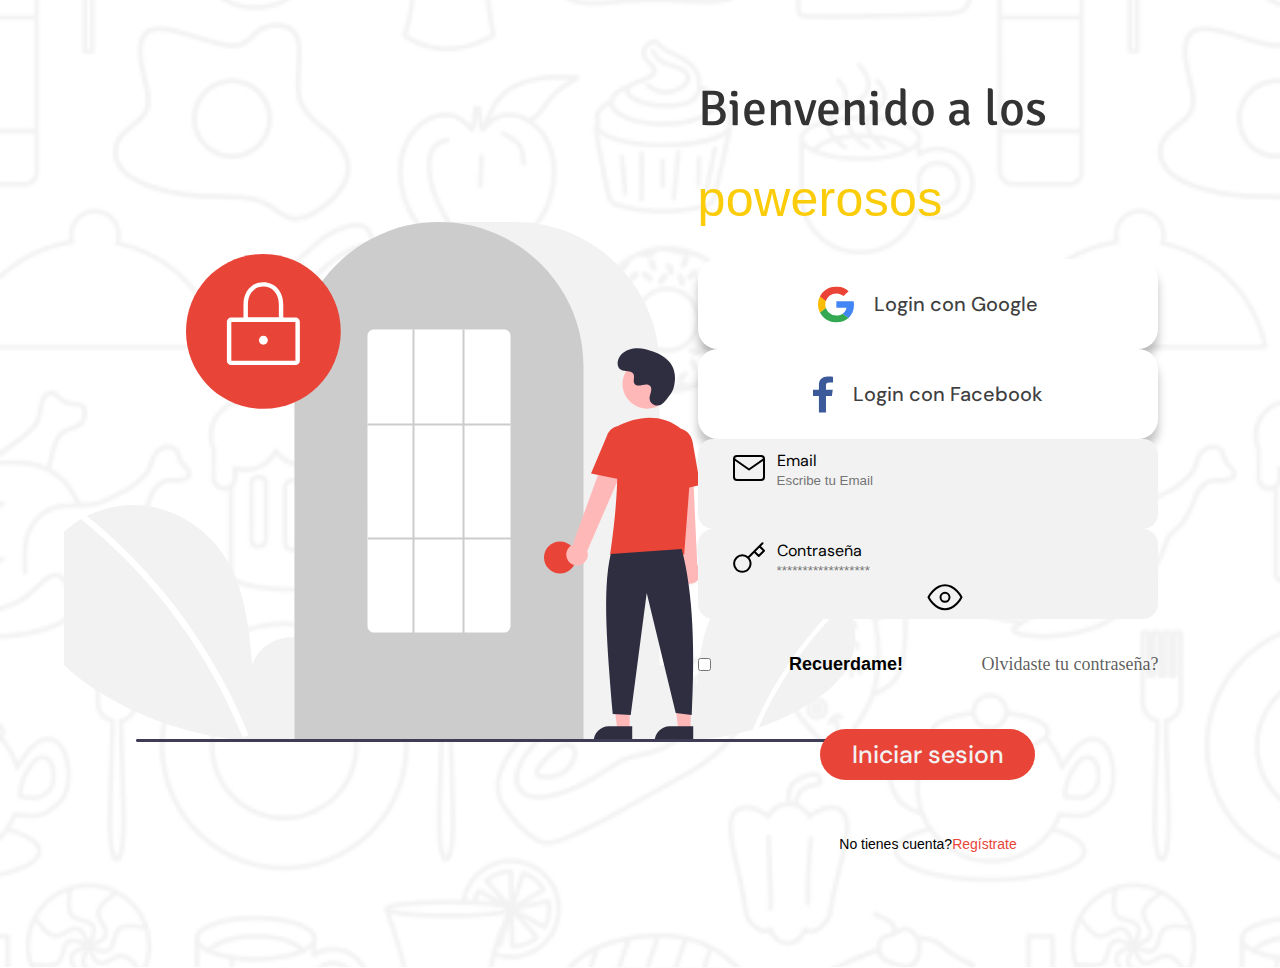
<file: index.html>
<!DOCTYPE html>
<html lang="en">
<head>
    <meta charset="UTF-8">
    <meta http-equiv="X-UA-Compatible" content="IE=edge">
    <meta name="viewport" content="width=device-width, initial-scale=1.0">
    <link rel="stylesheet" href="./style.css">
    <title>Document</title>

</head>
<body>
    <div class="contenedor_genera_u3">
        <section class="seccion_izq_u3">
            <img  src="./img/muneco.svg" alt="">
        </section>
        <section class="seccion_der_u3">
            <section class="hijo1">
                <h1>
                    Bienvenido a los
                </h1>
            </section>
            <section class="hijo2">
                <h1>powerosos</h1>
            </section>
            <button class="hijo3">
                <img src="./img/google.svg" alt="">
                <p>Login con Google</p>
            </button>
            <button class="hijo4">
                <img src="./img/facebook.svg" alt="">
                <p>Login con Facebook</p>
            </button>
            <section class="hijo5">
                <img src="./img/email.svg" alt="">
                <section class="hijoHijo5">
                    <p>Email</p>
                    <input type="text" placeholder="Escribe tu Email">
                </section>
            </section>
            <section class="hijo6">
                <img src="./img/llave.svg" alt="">
                <section class="hijoHijo6">
                    <p>Contraseña</p>
                    <input type="password" placeholder="******************">
                    <img class="img1" src="./img/ojito.svg" alt="">
                </section>
            </section>
            <section class="hijo7">
                <input type="checkbox" id="miCheckbox">
                <label class="p1" for="miCheckbox">Recuerdame!</label>
                <a href="" class="p2">Olvidaste tu contraseña?</a>             
            </section>
            <section class="hijo8">
                <input type="button" value="Iniciar sesion">
            </section>
            <section class="hijo9">
                <p>
                    No tienes cuenta?
                </p>
                <a href="" >Regístrate</a>
            </section>
            
        </section>
    </div>
</body>
</html>
</file>
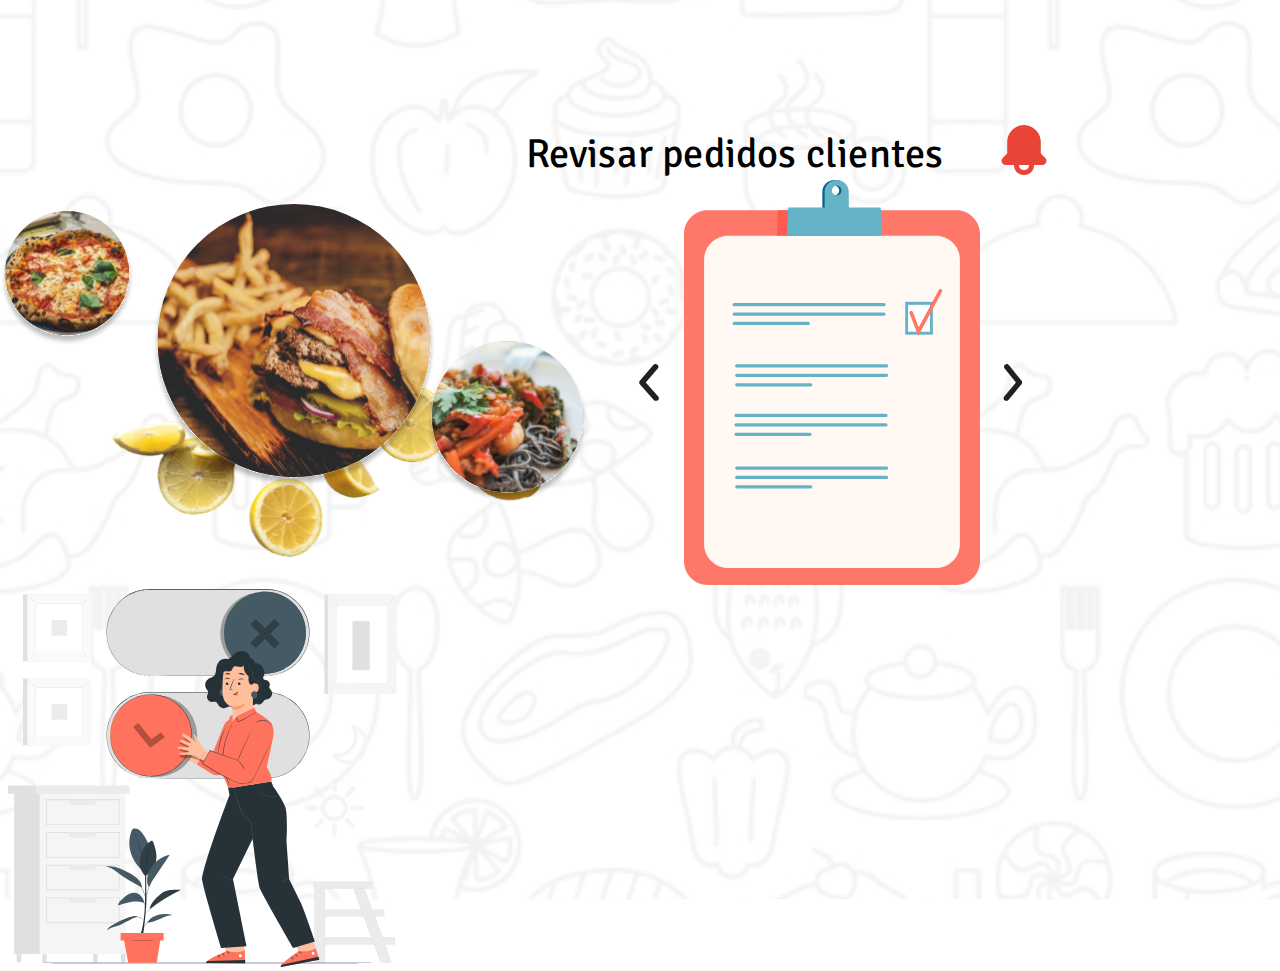
<file: user12.html>
<!DOCTYPE html>
<html lang="en">
<head>
    <meta charset="UTF-8">
    <meta http-equiv="X-UA-Compatible" content="IE=edge">
    <meta name="viewport" content="width=device-width, initial-scale=1.0">
    <link rel="stylesheet" href="./style_user12.css">
    <title>Document</title>
</head>
<body>
    <main class="contenedor_general_u12">
        <header class="contededor_sup_u12">
             <section class="hijo1">
                <p>Revisar pedidos clientes</p>
             </section>
             <img src="./img/campana.svg" alt="">
        </header>
        <aside class="contededor_inf_u12">
            <img src="./img/pedido1.svg" alt="" class="hijo2">
            <img src="./img/pedido2.svg" alt="" class="hijo2">
            <img src="./img/pedido3.svg " alt="" class="hijo2">
        </aside>
    </main>
</body>
</html>
</file>
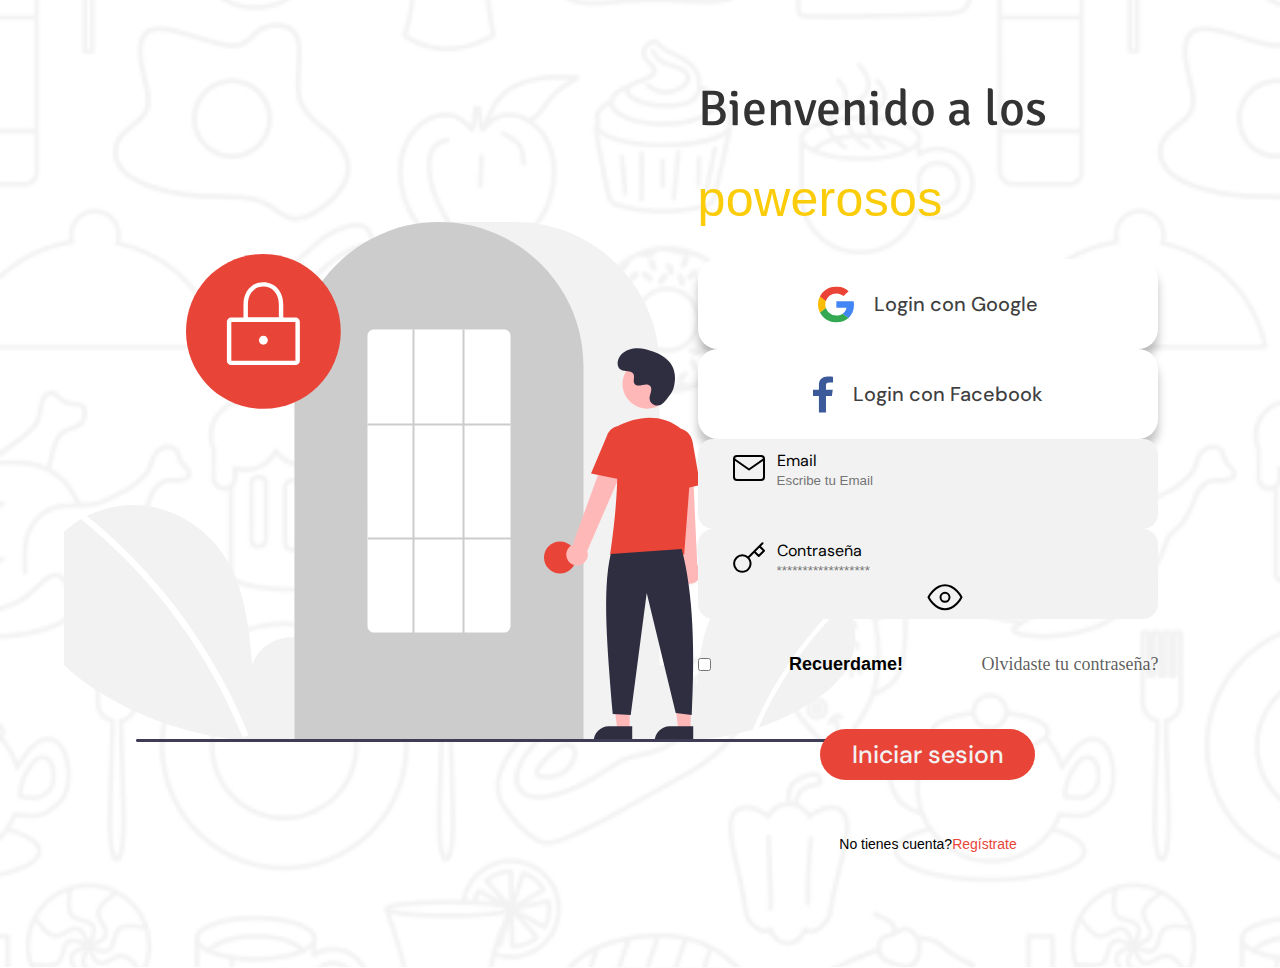
<file: user3.html>
<!DOCTYPE html>
<html lang="en">
<head>
    <meta charset="UTF-8">
    <meta http-equiv="X-UA-Compatible" content="IE=edge">
    <meta name="viewport" content="width=device-width, initial-scale=1.0">
    <link rel="stylesheet" href="./style_user3.css">
    <title>Document</title>

</head>
<body>
    <div class="contenedor_genera_u3">
        <section class="seccion_izq_u3">
            <img  src="./img/muneco.svg" alt="">
        </section>
        <section class="seccion_der_u3">
            <section class="hijo1">
                <h1>
                    Bienvenido a los
                </h1>
            </section>
            <section class="hijo2">
                <h1>powerosos</h1>
            </section>
            <button class="hijo3">
                <img src="./img/google.svg" alt="">
                <p>Login con Google</p>
            </button>
            <button class="hijo4">
                <img src="./img/facebook.svg" alt="">
                <p>Login con Facebook</p>
            </button>
            <section class="hijo5">
                <img src="./img/email.svg" alt="">
                <section class="hijoHijo5">
                    <p>Email</p>
                    <input type="text" placeholder="Escribe tu Email">
                </section>
            </section>
            <section class="hijo6">
                <img src="./img/llave.svg" alt="">
                <section class="hijoHijo6">
                    <p>Contraseña</p>
                    <input type="password" placeholder="******************">
                    <img class="img1" src="./img/ojito.svg" alt="">
                </section>
            </section>
            <section class="hijo7">
                <input type="checkbox" id="miCheckbox">
                <label class="p1" for="miCheckbox">Recuerdame!</label>
                <a href="" class="p2">Olvidaste tu contraseña?</a>             
            </section>
            <section class="hijo8">
                <input type="button" value="Iniciar sesion">
            </section>
            <section class="hijo9">
                <p>
                    No tienes cuenta?
                </p>
                <a href="" >Regístrate</a>
            </section>
            
        </section>
    </div>
</body>
</html>
</file>
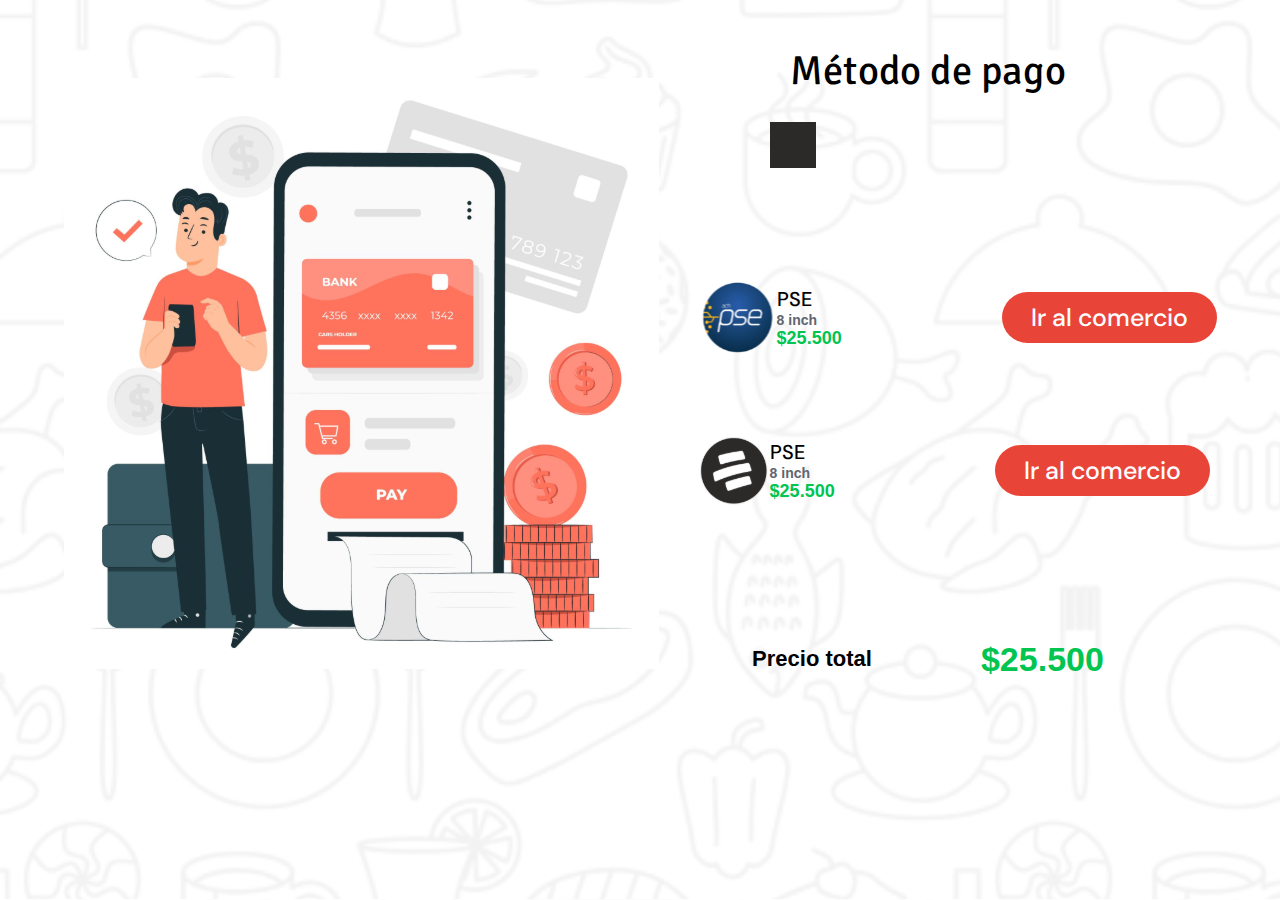
<file: user6.html>
<!DOCTYPE html>
<html lang="en">
<head>
    <meta charset="UTF-8">
    <meta http-equiv="X-UA-Compatible" content="IE=edge">
    <meta name="viewport" content="width=device-width, initial-scale=1.0">
    <link rel="stylesheet" href="./style_user6.css">
    <title>Document</title>
</head>
<body>
    <main class="contenedor_general_u6">
        <header class="seccion_izq_u6">
            <img src="./img/metodopago.svg" alt="">
        </header>
        <aside class="seccion_der_u6">
            <section class="hijo1">
                <p>Método de pago</p>
            </section>
            <section class="hijo2">
                <section class="subHijo2"></section>
            </section>
            <section class="hijo3">
                <img src="./img/logopse.svg" alt="">
                <section class="subHijo3">
                    <section class="hijoSubHijo3-1">
                        <p>PSE</p>
                    </section>
                    <section class="hijoSubHijo3-2">
                        <p>8 inch</p>
                    </section>
                    <section class="hijoSubHijo3-3">
                        <p>$25.500</p>
                    </section>
                </section>
                <section class="subHijo3-2">
                    <input type="button" value="Ir al comercio">
                </section>
            </section>
            <section class="hijo4">
                <img src="./img/logoBancolombia.svg" alt="">
                <section class="subHijo4">
                    <section class="hijoSubHijo4-1">
                        <p>PSE</p>
                    </section>
                    <section class="hijoSubHijo4-2">
                        <p>8 inch</p>
                    </section>
                    <section class="hijoSubHijo4-3">
                        <p>$25.500</p>
                    </section>
                </section>
                <section class="subHijo4-2">
                    <input type="button" value="Ir al comercio">
                </section>
            </section>
            <section class="hijo5">
                <p>Precio total</p>
                <p class="precio">$25.500</p>
            </section>

        </aside>
    </main>
</body>
</html>
</file>
<file: style.css>
/* Fuentes */
@import url('https://fonts.googleapis.com/css2?family=DM+Sans&display=swap'); /* DM Sans */
@import url('https://fonts.googleapis.com/css2?family=Signika:wght@500&display=swap');

:root {
    /* fuentes */
    --nav1_5:  'DM Sans', sans-serif;
    --titulo_principal: 'Signika', sans-serif;
    --titulo_principal_amarillo: 'Segoe Print', sans-serif;
    --subtitulos: 'Roboto', sans-serif;
    /* coloes */
    --amarillo: #FACC0A;
    --negro: #333333;
    --fondo_naranja_btns: #E94438;
    --fondo_gris_btns: #FDFDFF;
}
  
*{
    box-sizing: border-box;
    margin: 0;
    padding: 0;
}

body {
    min-height: 100vh;
    background-image: url(./img/fondo.svg)  ;
    background-repeat: no-repeat;
    background-size: cover; 
    font-family: var(--titulo_principal_amarillo) ;
}

.contenedor_genera_u3{
    width: 100%;
    height: 968px;
    display: flex;
    flex-direction: row;
    justify-content:center ;
    align-items: center; 
}

.seccion_izq_u3{
    width: 45%;
}
    .seccion_izq_u3 img{
    }

.seccion_der_u3{
    width: 45%;
    display: flex;
    flex-direction: column;
    justify-content: space-between ;
    align-items: center; 
}
    .hijo1{
        width: 80%;
        height: 10vh;
    }
        .hijo1 h1{
            font-family: var(--titulo_principal);
            font-style: normal;
            font-weight: 400;
            font-size: 50px;
            line-height: 123.19%;
            letter-spacing: 0.005em;
            color: var(--negro);
        }

    .hijo2{
        width: 80%;
        height: 10vh;
    }
        .hijo2 h1{
            font-family: var(titulo_principal_amarillo);
            font-style: normal;
            font-weight: 400;
            font-size: 50.1802px;
            line-height: 123.19%;
            letter-spacing: 0.005em;
            color: var(--amarillo);  
        }

    .hijo3{
        width: 80%;
        height: 10vh;
        display: flex;
        flex-direction: row;
        justify-content:center ;
        align-items: center; 
        background: #FFFFFF;
        box-shadow: 0px 10px 10px rgba(0, 0, 0, 0.25);
        border-radius: 20px;
        border: none;
    }
        .hijo3 p{
            font-family: 'DM Sans';
            font-style: normal;
            font-weight: 500;
            font-size: 20px;
            line-height: 26px;
            color: rgba(0, 0, 0, 0.75);
            flex: none;
        }
        .hijo3 img{
            margin-right: 20px;
        }
    .hijo4{
        width: 80%;
        height: 10vh;
        display: flex;
        flex-direction: row;
        justify-content:center ;
        align-items: center; 
        background: #FFFFFF;
        box-shadow: 0px 10px 10px rgba(0, 0, 0, 0.25);
        border-radius: 20px;
        border: none;   
        
    }
        .hijo4 p{
            font-family: 'DM Sans';
            font-style: normal;
            font-weight: 500;
            font-size: 20px;
            line-height: 26px;
            color: rgba(0, 0, 0, 0.75);
            flex: none;
        }
        .hijo4 img{
            margin-right: 20px;
    }
    .hijo5{
        width: 80%;
        height: 10vh;
        background: #F2F2F2;
        border-radius: 15px;
        display: flex;
        flex-direction: row;
        align-items: flex-start;
        padding: 11px 33px;
        gap: 10px;
    }
        .hijo5 p{
            font-family: var(--nav1_5);
        }
        .hijo5 input{
            border: none;
            outline: none;
            background-color: #F2F2F2;
        }
        .hijo6{
            width: 80%;
            height: 10vh;
            background: #F2F2F2;
            border-radius: 15px;
            display: flex;
            flex-direction: row;
            align-items: flex-start;
            padding: 11px 33px;
            gap: 10px;
        }
            .hijo6 p{
                font-family: var(--nav1_5);
            }
            .hijo6 input{
                border: none;
                outline: none;
                background-color: #F2F2F2;
            }
            .hijo6 .img1{
                margin-left: 150px
            }
    .hijo7{
        width: 80%;
        height: 10vh;
        display: flex;
        flex-direction: row;
        justify-content: space-between;
        align-items: center;
    }
        .hijo7 .p1{
            font-family: var(--subtitulos);
            font-style: normal;
            font-weight: 700;
            font-size: 18px;
            line-height: 21px;

            color: #000000;
        }
        .hijo7 .p2{
            font-family: 'Roboto';
            font-style: normal;
            font-weight: 400;
            font-size: 18px;
            line-height: 21px;
            color: rgba(0, 0, 0, 0.65);
            text-decoration: none;
        }
    .hijo8{
        width: 80%;
        height: 10vh;
        display: flex;
        flex-direction: row;
        align-items: center;
        justify-content: center;
    }
        .hijo8 input{
            width: 215px;
            height: 51px;   
            background: #E94438;
            border-radius: 31px;
            color: #F2F2F2;
            border: none;
            font-family: 'DM Sans';
            font-style: normal;
            font-weight: 500;
            font-size: 25px;
            line-height: 33px;
            
        }
    .hijo9{
        width: 80%;
        height: 10vh;
        display: flex;
        flex-direction: row;
        justify-content: center;
        align-items: center;
    }
        .hijo9 p{
            font-family: var(--subtitulos);
            font-style: normal;
            font-weight: 400;
            font-size: 14px;
            line-height: 16px;
            color: #000000;           
        }
        .hijo9 a{
            font-family: var(--subtitulos);
            font-style: normal;
            font-weight: 400;
            font-size: 14px;
            line-height: 16px;
            color: #E94438; 
            text-decoration: none;          
        }
</file>
<file: style_user12.css>
/* Fuentes */
@import url('https://fonts.googleapis.com/css2?family=DM+Sans&display=swap'); /* DM Sans */
@import url('https://fonts.googleapis.com/css2?family=Signika:wght@500&display=swap');

:root {
    /* fuentes */
    --nav1_5:  'DM Sans', sans-serif;
    --titulo_principal: 'Signika', sans-serif;
    --titulo_principal_amarillo: 'Segoe Print', sans-serif;
    --subtitulos: 'Roboto', sans-serif;
    /* coloes */
    --amarillo: #FACC0A;
    --negro: #333333;
    --fondo_naranja_btns: #E94438;
    --fondo_gris_btns: #FDFDFF;
}
  
*{
    box-sizing: border-box;
    margin: 0;
    padding: 0;
}

body {
    min-height: 100vh;
    background-image: url(./img/fondo.svg)  ;
    background-repeat: no-repeat;
    background-size: cover; 
    font-family: var(--titulo_principal_amarillo) ;
}
.contenedor_general_u12{
    width: 100%;
    height: 750px;
}
.contededor_sup_u12{
    width: 100%;
    height: 20vh;
    display: flex;
    flex-direction: row;
    justify-content: center;
    align-items: end;
    justify-content: space-between;
    justify-content: space-around;   
}
    .contededor_sup_u12 section{
        font-family: var(--titulo_principal);
        font-style: normal;
        font-weight: 400;
        font-size: 40.4372px;
        line-height: 123.19%;
        text-align: center;
        letter-spacing: 0.005em;
        color: #000000;
        margin-left: 500px;
    }
    .contededor_sup_u12 img{
        margin-right: 200px;
    }
.contededor_inf_u12{
    width: 100%;
    height: 600px;
}
</file>
<file: style_user3.css>
/* Fuentes */
@import url('https://fonts.googleapis.com/css2?family=DM+Sans&display=swap'); /* DM Sans */
@import url('https://fonts.googleapis.com/css2?family=Signika:wght@500&display=swap');

:root {
    /* fuentes */
    --nav1_5:  'DM Sans', sans-serif;
    --titulo_principal: 'Signika', sans-serif;
    --titulo_principal_amarillo: 'Segoe Print', sans-serif;
    --subtitulos: 'Roboto', sans-serif;
    /* coloes */
    --amarillo: #FACC0A;
    --negro: #333333;
    --fondo_naranja_btns: #E94438;
    --fondo_gris_btns: #FDFDFF;
}
  
*{
    box-sizing: border-box;
    margin: 0;
    padding: 0;
}

body {
    min-height: 100vh;
    background-image: url(./img/fondo.svg)  ;
    background-repeat: no-repeat;
    background-size: cover; 
    font-family: var(--titulo_principal_amarillo) ;
}

.contenedor_genera_u3{
    width: 100%;
    height: 968px;
    display: flex;
    flex-direction: row;
    justify-content:center ;
    align-items: center; 
}

.seccion_izq_u3{
    width: 45%;
}
    .seccion_izq_u3 img{
    }

.seccion_der_u3{
    width: 45%;
    display: flex;
    flex-direction: column;
    justify-content: space-between ;
    align-items: center; 
}
    .hijo1{
        width: 80%;
        height: 10vh;
    }
        .hijo1 h1{
            font-family: var(--titulo_principal);
            font-style: normal;
            font-weight: 400;
            font-size: 50px;
            line-height: 123.19%;
            letter-spacing: 0.005em;
            color: var(--negro);
        }

    .hijo2{
        width: 80%;
        height: 10vh;
    }
        .hijo2 h1{
            font-family: var(titulo_principal_amarillo);
            font-style: normal;
            font-weight: 400;
            font-size: 50.1802px;
            line-height: 123.19%;
            letter-spacing: 0.005em;
            color: var(--amarillo);  
        }

    .hijo3{
        width: 80%;
        height: 10vh;
        display: flex;
        flex-direction: row;
        justify-content:center ;
        align-items: center; 
        background: #FFFFFF;
        box-shadow: 0px 10px 10px rgba(0, 0, 0, 0.25);
        border-radius: 20px;
        border: none;
    }
        .hijo3 p{
            font-family: 'DM Sans';
            font-style: normal;
            font-weight: 500;
            font-size: 20px;
            line-height: 26px;
            color: rgba(0, 0, 0, 0.75);
            flex: none;
        }
        .hijo3 img{
            margin-right: 20px;
        }
    .hijo4{
        width: 80%;
        height: 10vh;
        display: flex;
        flex-direction: row;
        justify-content:center ;
        align-items: center; 
        background: #FFFFFF;
        box-shadow: 0px 10px 10px rgba(0, 0, 0, 0.25);
        border-radius: 20px;
        border: none;   
        
    }
        .hijo4 p{
            font-family: 'DM Sans';
            font-style: normal;
            font-weight: 500;
            font-size: 20px;
            line-height: 26px;
            color: rgba(0, 0, 0, 0.75);
            flex: none;
        }
        .hijo4 img{
            margin-right: 20px;
    }
    .hijo5{
        width: 80%;
        height: 10vh;
        background: #F2F2F2;
        border-radius: 15px;
        display: flex;
        flex-direction: row;
        align-items: flex-start;
        padding: 11px 33px;
        gap: 10px;
    }
        .hijo5 p{
            font-family: var(--nav1_5);
        }
        .hijo5 input{
            border: none;
            outline: none;
            background-color: #F2F2F2;
        }
        .hijo6{
            width: 80%;
            height: 10vh;
            background: #F2F2F2;
            border-radius: 15px;
            display: flex;
            flex-direction: row;
            align-items: flex-start;
            padding: 11px 33px;
            gap: 10px;
        }
            .hijo6 p{
                font-family: var(--nav1_5);
            }
            .hijo6 input{
                border: none;
                outline: none;
                background-color: #F2F2F2;
            }
            .hijo6 .img1{
                margin-left: 150px
            }
    .hijo7{
        width: 80%;
        height: 10vh;
        display: flex;
        flex-direction: row;
        justify-content: space-between;
        align-items: center;
    }
        .hijo7 .p1{
            font-family: var(--subtitulos);
            font-style: normal;
            font-weight: 700;
            font-size: 18px;
            line-height: 21px;

            color: #000000;
        }
        .hijo7 .p2{
            font-family: 'Roboto';
            font-style: normal;
            font-weight: 400;
            font-size: 18px;
            line-height: 21px;
            color: rgba(0, 0, 0, 0.65);
            text-decoration: none;
        }
    .hijo8{
        width: 80%;
        height: 10vh;
        display: flex;
        flex-direction: row;
        align-items: center;
        justify-content: center;
    }
        .hijo8 input{
            width: 215px;
            height: 51px;   
            background: #E94438;
            border-radius: 31px;
            color: #F2F2F2;
            border: none;
            font-family: 'DM Sans';
            font-style: normal;
            font-weight: 500;
            font-size: 25px;
            line-height: 33px;
            
        }
    .hijo9{
        width: 80%;
        height: 10vh;
        display: flex;
        flex-direction: row;
        justify-content: center;
        align-items: center;
    }
        .hijo9 p{
            font-family: var(--subtitulos);
            font-style: normal;
            font-weight: 400;
            font-size: 14px;
            line-height: 16px;
            color: #000000;           
        }
        .hijo9 a{
            font-family: var(--subtitulos);
            font-style: normal;
            font-weight: 400;
            font-size: 14px;
            line-height: 16px;
            color: #E94438; 
            text-decoration: none;          
        }
</file>
<file: style_user6.css>
/* Fuentes */
@import url('https://fonts.googleapis.com/css2?family=DM+Sans&display=swap'); /* DM Sans */
@import url('https://fonts.googleapis.com/css2?family=Signika:wght@500&display=swap');

:root {
    /* fuentes */
    --nav1_5:  'DM Sans', sans-serif;
    --titulo_principal: 'Signika', sans-serif;
    --titulo_principal_amarillo: 'Segoe Print', sans-serif;
    --subtitulos: 'Roboto', sans-serif;
    /* coloes */
    --amarillo: #FACC0A;
    --negro: #333333;
    --fondo_naranja_btns: #E94438;
    --fondo_gris_btns: #FDFDFF;
}
  
*{
    box-sizing: border-box;
    margin: 0;
    padding: 0;
}

body {
    min-height: 100vh;
    background-image: url(./img/fondo.svg)  ;
    background-repeat: no-repeat;
    background-size: cover; 
    font-family: var(--titulo_principal_amarillo) ;
}

.contenedor_general_u6{
    width: 100%;
    height: 750px;
    display: flex;
    flex-direction: row;
    justify-content: center;
    align-items: center;
}
.seccion_izq_u6{
    width: 45%;
}

.seccion_der_u6{
    width: 45%;
    height: 80vh;
    display: flex;
    flex-direction: column;
    justify-content: center;
    align-items: center;
    justify-content: space-around;
}
.hijo1{
    width: 80%;
    height: 10vh;
    font-family: 'Signika';
    font-style: normal;
    font-weight: 400;
    font-size: 40.4372px;
    line-height: 123.19%;
    text-align: center;
    letter-spacing: 0.005em;
    color: #000000;
}
.hijo2{
    width: 80%;
    height: 10vh;
    margin-left: 140px;
    margin-top: -80px;
}
    .hijo2 .subHijo2{
        width: 46px;
        height: 46px;
        background-color: #2C2A29;
        margin-top: 2px;
        margin-left: 2px;
    }
.hijo3{
    width: 80%;
    height: 10vh;
    display: flex;
    align-items: center;
}
    .hijo3 .subHijo3 .hijoSubHijo3-1{
        font-family: var(--nav1_5);
        font-style: normal;
        font-weight: 500;
        font-size: 20px;
        line-height: 26px;
        color: #000000;
    }
    .hijo3 .subHijo3 .hijoSubHijo3-2{
        font-family: var(--subtitulos);
        font-style: normal;
        font-weight: 700;
        font-size: 14px;
        line-height: 16px;
        color: #61656F;
    }
    .hijo3 .subHijo3 .hijoSubHijo3-3{
        font-family: var(--subtitulos);
        font-style: normal;
        font-weight: 700;
        font-size: 18px;
        line-height: 21px;
        color: #01C550;
    }
    .hijo3 .subHijo3-2 input{
        width: 215px;
        height: 51px;
        background: #E94438;
        border-radius: 31px;
        border: none;
        font-family: ;
        color: #FDFDFF;
        font-family: var(--nav1_5);
        font-style: normal;
        font-weight: 500;
        font-size: 25px;
        line-height: 33px;
        margin-left: 160px;
    }

    .hijo4{
        width: 80%;
        height: 10vh;
        display: flex;
        align-items: center;
    }
        .hijo4 .subHijo4 .hijoSubHijo4-1{
            font-family: var(--nav1_5);
            font-style: normal;
            font-weight: 500;
            font-size: 20px;
            line-height: 26px;
            color: #000000;
        }
        .hijo4 .subHijo4 .hijoSubHijo4-2{
            font-family: var(--subtitulos);
            font-style: normal;
            font-weight: 700;
            font-size: 14px;
            line-height: 16px;
            color: #61656F;
        }
        .hijo4 .subHijo4 .hijoSubHijo4-3{
            font-family: var(--subtitulos);
            font-style: normal;
            font-weight: 700;
            font-size: 18px;
            line-height: 21px;
            color: #01C550;
        }
        .hijo4 .subHijo4-2 input{
            width: 215px;
            height: 51px;
            background: #E94438;
            border-radius: 31px;
            border: none;
            font-family: ;
            color: #FDFDFF;
            font-family: var(--nav1_5);
            font-style: normal;
            font-weight: 500;
            font-size: 25px;
            line-height: 33px;
            margin-left: 160px;
        }
.hijo5{
    width: 80%;
    height: 10vh;
    display: flex;
    flex-direction: row;
    align-items: center;
    justify-content: space-around;
    margin-top: 35px;
}
    .hijo5 p{
        font-family: var(--subtitulos);
        font-style: normal;
        font-weight: 700;
        font-size: 22px;
        line-height: 26px;
        color: #000000;
        flex: none;
        order: 0;
        flex-grow: 0;
    }
    .hijo5 .precio{
        font-family: var(--subtitulos);
        font-style: normal;
        font-weight: 700;
        font-size: 34px;
        line-height: 40px;
        color: #01C550;
        flex: none;
        order: 1;
        flex-grow: 0;
    }
</file>
